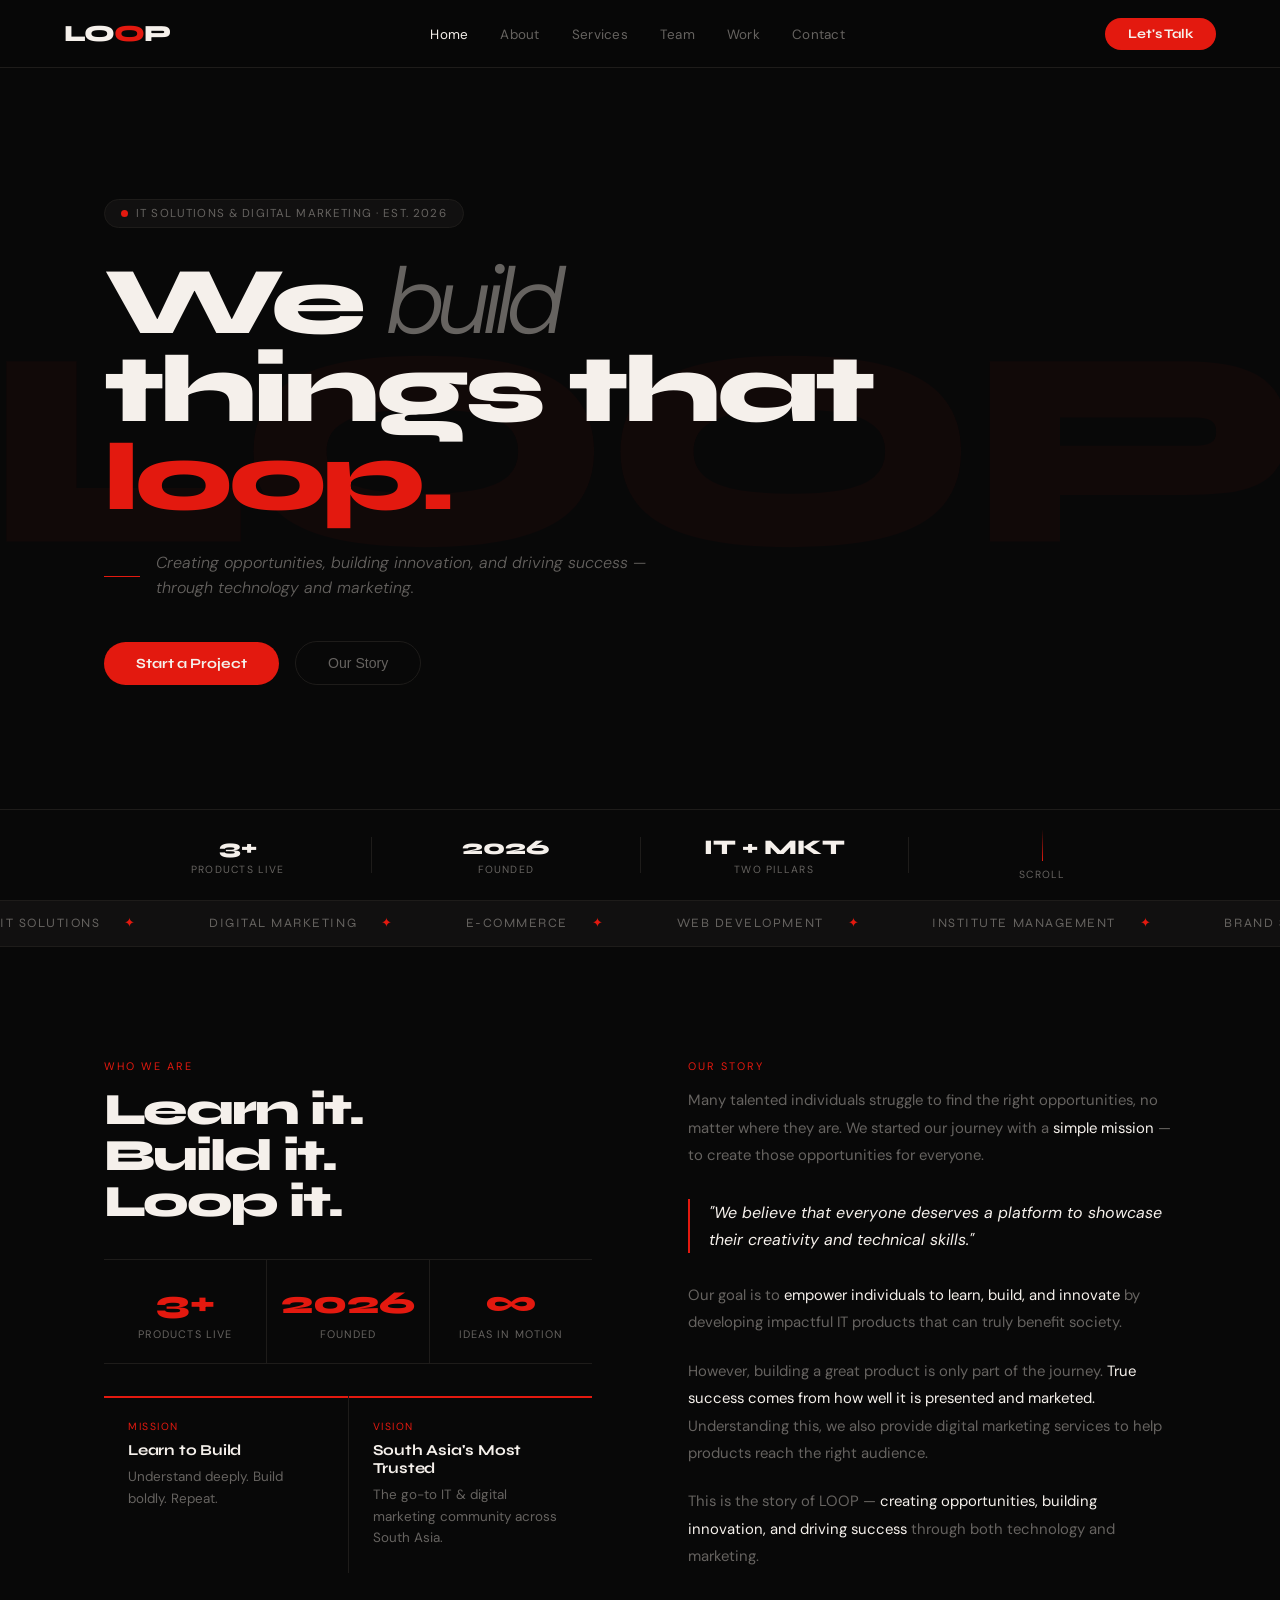
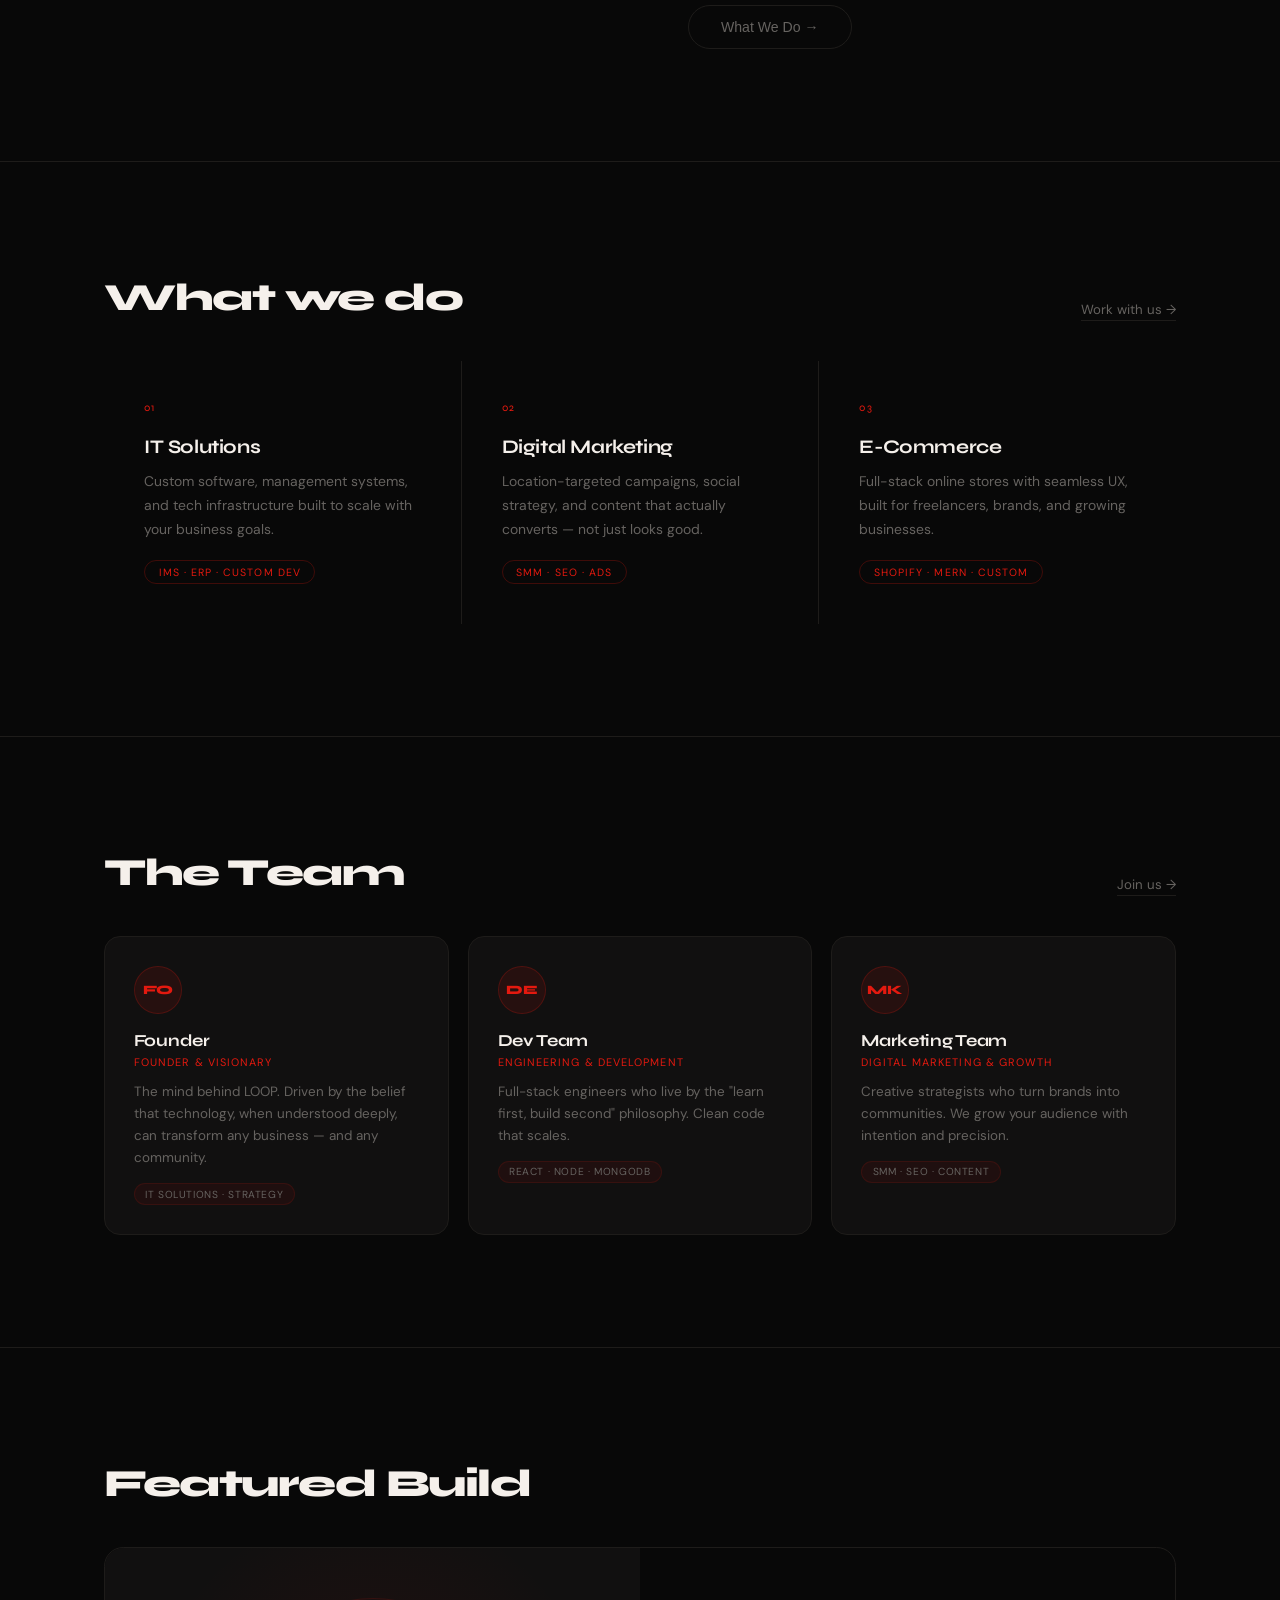
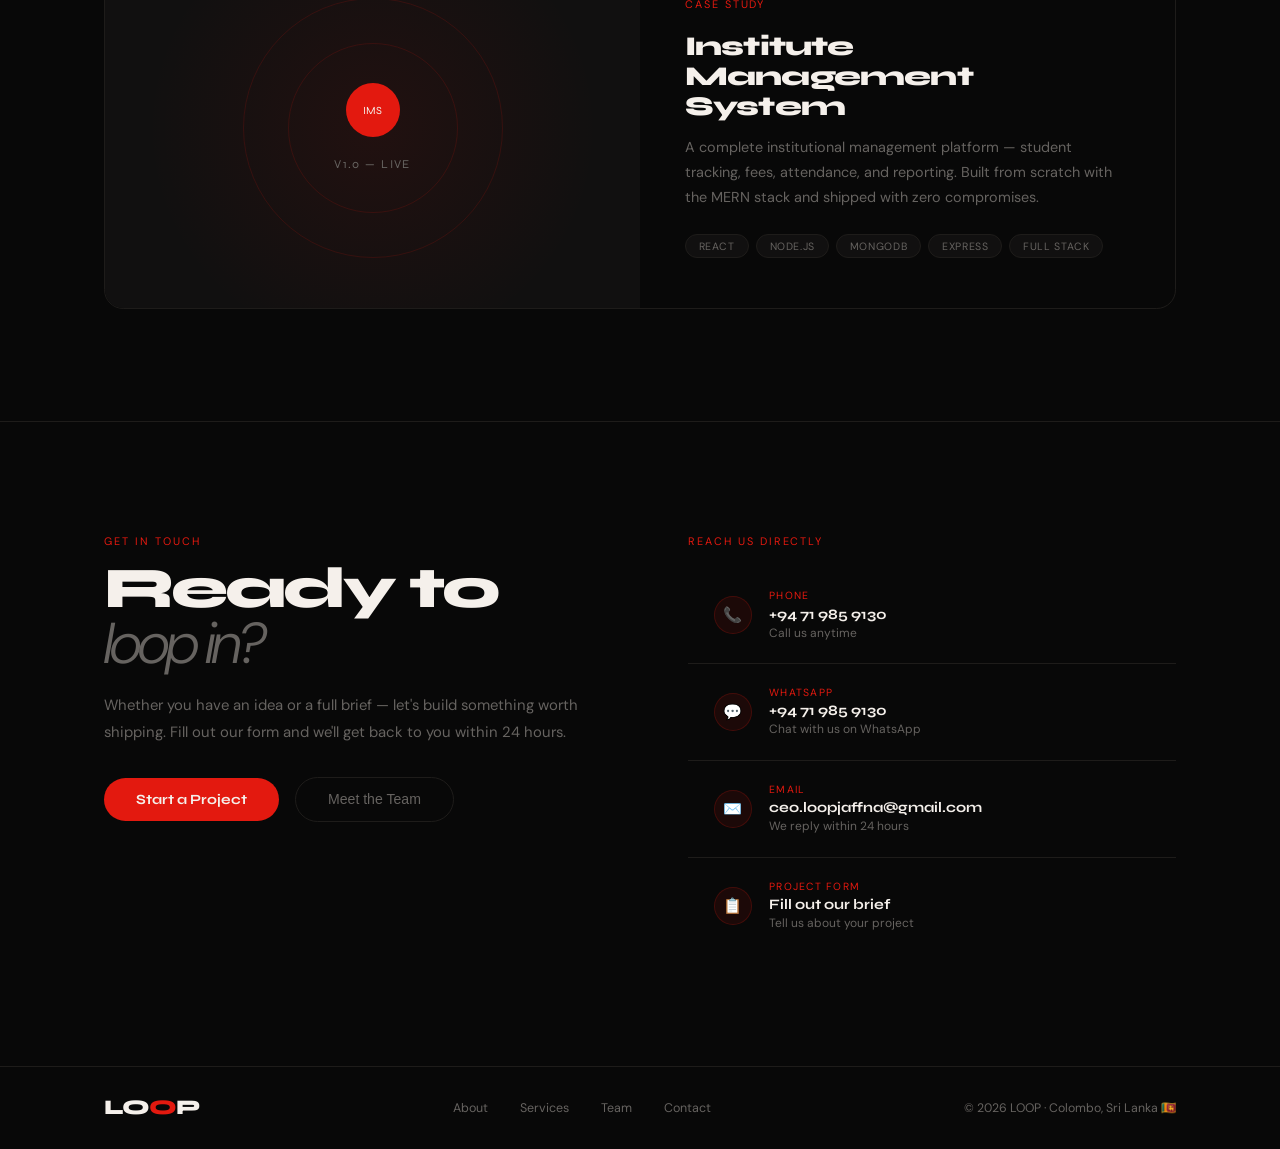
<file: loop_website_v4_aligned.html>
<!DOCTYPE html>
<html lang="en">
<head>
<meta charset="UTF-8"/>
<meta name="viewport" content="width=device-width, initial-scale=1.0"/>
<link href="https://fonts.googleapis.com/css2?family=Syne:wght@400;700;800&family=DM+Sans:ital,wght@0,300;0,400;1,300&display=swap" rel="stylesheet"/>
<style>
*{margin:0;padding:0;box-sizing:border-box;}
:root{--bg:#080808;--white:#f5f0eb;--red:#e3190f;--red2:#ff2d20;--muted:#666360;--card:#111010;--border:#1e1c1a;}
html{scroll-behavior:smooth;}
body{background:var(--bg);color:var(--white);font-family:'DM Sans',sans-serif;overflow-x:hidden;}

/* ── NAV ── */
nav{position:fixed;top:0;left:0;right:0;z-index:100;display:flex;justify-content:space-between;align-items:center;padding:1.1rem 4rem;border-bottom:1px solid var(--border);background:rgba(8,8,8,.93);backdrop-filter:blur(14px);transition:padding .3s;}
nav.scrolled{padding:.8rem 4rem;}
.logo{font-family:'Syne',sans-serif;font-weight:800;font-size:1.45rem;letter-spacing:-1px;cursor:pointer;}
.logo span{color:var(--red);}
.nav-links{display:flex;gap:2rem;list-style:none;}
.nav-links a{color:var(--muted);text-decoration:none;font-size:.84rem;letter-spacing:.02em;transition:color .2s;cursor:pointer;}
.nav-links a:hover,.nav-links a.active{color:var(--white);}
.nav-cta{background:var(--red);color:var(--white);padding:.5rem 1.4rem;border-radius:100px;font-size:.82rem;font-weight:700;font-family:'Syne',sans-serif;cursor:pointer;border:none;transition:transform .2s,background .2s;}
.nav-cta:hover{background:var(--red2);transform:scale(1.03);}
.hamburger{display:none;flex-direction:column;gap:5px;cursor:pointer;}
.hamburger span{display:block;width:22px;height:2px;background:var(--white);transition:.3s;}
.hamburger.open span:nth-child(1){transform:rotate(45deg) translate(5px,5px);}
.hamburger.open span:nth-child(2){opacity:0;}
.hamburger.open span:nth-child(3){transform:rotate(-45deg) translate(5px,-5px);}
.mobile-menu{display:none;position:fixed;inset:0;background:rgba(8,8,8,.98);z-index:99;flex-direction:column;align-items:center;justify-content:center;gap:2rem;}
.mobile-menu.open{display:flex;}
.mobile-menu a{font-family:'Syne',sans-serif;font-size:2rem;font-weight:800;color:var(--muted);text-decoration:none;transition:color .2s;}
.mobile-menu a:hover{color:var(--white);}

/* ── SHARED LAYOUT ── */
.container{width:100%;max-width:1200px;margin:0 auto;padding:0 4rem;}
section{padding:7rem 0;}

/* ── HERO ── */
#home{min-height:100vh;display:flex;flex-direction:column;justify-content:center;padding:0;position:relative;overflow:hidden;}
#home .container{display:flex;flex-direction:column;justify-content:center;min-height:100vh;padding-top:5rem;padding-bottom:6rem;}
.hero-bg-text{position:absolute;top:50%;left:50%;transform:translate(-50%,-50%);font-family:'Syne',sans-serif;font-size:22vw;font-weight:800;color:rgba(227,25,15,.04);white-space:nowrap;pointer-events:none;letter-spacing:-8px;user-select:none;}
.hero-tag{display:inline-flex;align-items:center;gap:.5rem;background:var(--card);border:1px solid var(--border);padding:.38rem 1rem;border-radius:100px;font-size:.72rem;letter-spacing:.1em;text-transform:uppercase;color:var(--muted);margin-bottom:1.8rem;width:fit-content;opacity:0;animation:fadeUp .6s .2s forwards;}
.dot{width:7px;height:7px;border-radius:50%;background:var(--red);flex-shrink:0;animation:pulse 2s infinite;}
@keyframes pulse{0%,100%{opacity:1;transform:scale(1);}50%{opacity:.3;transform:scale(.6);}}
.hero-h1{font-family:'Syne',sans-serif;font-weight:800;font-size:clamp(3rem,7.5vw,7.5rem);line-height:.92;letter-spacing:-4px;max-width:860px;opacity:0;animation:fadeUp .7s .38s forwards;}
.hero-h1 em{font-style:italic;font-family:'DM Sans',sans-serif;font-weight:300;color:var(--muted);}
.red{color:var(--red);}
.hero-oneliner{display:flex;align-items:center;gap:1rem;margin-top:1.8rem;max-width:600px;opacity:0;animation:fadeUp .7s .55s forwards;}
.hero-oneliner-bar{width:36px;height:1px;background:var(--red);flex-shrink:0;}
.hero-oneliner p{font-size:1rem;color:var(--muted);font-style:italic;font-family:'DM Sans',sans-serif;font-weight:300;line-height:1.55;}
.hero-actions{display:flex;align-items:center;gap:1rem;margin-top:2.5rem;opacity:0;animation:fadeUp .7s .7s forwards;}
.btn-primary{background:var(--red);color:var(--white);padding:.82rem 2rem;border-radius:100px;font-weight:700;font-family:'Syne',sans-serif;font-size:.88rem;cursor:pointer;border:none;transition:transform .2s,background .2s;white-space:nowrap;}
.btn-primary:hover{background:var(--red2);transform:scale(1.04);}
.btn-ghost{border:1px solid var(--border);color:var(--muted);padding:.82rem 2rem;border-radius:100px;font-size:.88rem;cursor:pointer;background:transparent;transition:border-color .2s,color .2s;white-space:nowrap;}
.btn-ghost:hover{border-color:var(--muted);color:var(--white);}
.hero-strip{position:absolute;bottom:0;left:0;right:0;border-top:1px solid var(--border);opacity:0;animation:fadeIn 1s 1s forwards;}
.hero-strip-inner{max-width:1200px;margin:0 auto;padding:1.2rem 4rem;display:flex;align-items:center;gap:0;}
.hero-strip-stat{flex:1;text-align:center;}
.hero-strip-stat .num{font-family:'Syne',sans-serif;font-size:1.3rem;font-weight:800;}
.hero-strip-stat .lbl{font-size:.65rem;letter-spacing:.12em;text-transform:uppercase;color:var(--muted);margin-top:.2rem;}
.strip-div{width:1px;height:36px;background:var(--border);}
.hero-scroll-btn{display:flex;flex-direction:column;align-items:center;gap:.4rem;color:var(--muted);font-size:.65rem;letter-spacing:.12em;text-transform:uppercase;cursor:pointer;flex:1;text-align:center;}
.scroll-line{width:1px;height:32px;background:linear-gradient(to bottom,transparent,var(--red));animation:scrollani 1.8s ease-in-out infinite;margin:0 auto;}
@keyframes scrollani{0%{transform:scaleY(0);transform-origin:top;}50%{transform:scaleY(1);transform-origin:top;}51%{transform:scaleY(1);transform-origin:bottom;}100%{transform:scaleY(0);transform-origin:bottom;}}
@keyframes fadeUp{from{opacity:0;transform:translateY(28px);}to{opacity:1;transform:translateY(0);}}
@keyframes fadeIn{from{opacity:0;}to{opacity:1;}}

/* ── MARQUEE ── */
.marquee-wrap{overflow:hidden;border-top:1px solid var(--border);border-bottom:1px solid var(--border);padding:.9rem 0;background:var(--card);}
.marquee-inner{display:flex;gap:3rem;animation:marquee 20s linear infinite;width:max-content;}
@keyframes marquee{from{transform:translateX(0);}to{transform:translateX(-50%);}}
.marquee-item{font-family:'Syne',sans-serif;font-size:.8rem;letter-spacing:.12em;text-transform:uppercase;color:var(--muted);white-space:nowrap;}
.marquee-dot{color:var(--red);margin:0 1.5rem;}

/* ── REVEAL ── */
.reveal{opacity:0;transform:translateY(36px);transition:opacity .65s,transform .65s;}
.reveal.visible{opacity:1;transform:translateY(0);}

/* ── SECTION LABEL ── */
.label{font-size:.68rem;letter-spacing:.18em;text-transform:uppercase;color:var(--red);margin-bottom:.9rem;}

/* ── ABOUT ── */
#about .container{display:grid;grid-template-columns:1fr 1fr;gap:6rem;align-items:start;}
.about-left h2{font-family:'Syne',sans-serif;font-weight:800;font-size:clamp(2.2rem,3.5vw,3.2rem);line-height:1.02;letter-spacing:-2px;margin-bottom:2.2rem;}
.stats-row{display:flex;gap:0;border-top:1px solid var(--border);border-bottom:1px solid var(--border);}
.stat-item{flex:1;padding:1.4rem 0;text-align:center;border-right:1px solid var(--border);}
.stat-item:last-child{border-right:none;}
.stat-num{font-family:'Syne',sans-serif;font-size:2rem;font-weight:800;color:var(--red);}
.stat-lbl{font-size:.68rem;letter-spacing:.1em;text-transform:uppercase;color:var(--muted);margin-top:.3rem;}
.mv-grid{display:grid;grid-template-columns:1fr 1fr;gap:1px;background:var(--border);margin-top:2rem;}
.mv-card{background:var(--bg);padding:1.5rem;position:relative;}
.mv-card::before{content:'';position:absolute;top:0;left:0;right:0;height:2px;background:var(--red);}
.mv-card-label{font-size:.65rem;letter-spacing:.15em;text-transform:uppercase;color:var(--red);margin-bottom:.5rem;}
.mv-card h3{font-family:'Syne',sans-serif;font-weight:700;font-size:.95rem;margin-bottom:.45rem;letter-spacing:-.2px;}
.mv-card p{color:var(--muted);line-height:1.6;font-size:.84rem;}

.story-block{margin-bottom:1.3rem;}
.story-block p{color:var(--muted);line-height:1.85;font-size:.93rem;}
.story-block p strong{color:var(--white);font-weight:400;}
.story-quote{border-left:2px solid var(--red);padding-left:1.2rem;margin:1.8rem 0;}
.story-quote p{color:var(--white);font-style:italic;font-family:'DM Sans',sans-serif;font-size:1rem;line-height:1.7;}

/* ── SERVICES ── */
#services{border-top:1px solid var(--border);}
.section-header{display:flex;justify-content:space-between;align-items:flex-end;margin-bottom:2.5rem;}
.section-title{font-family:'Syne',sans-serif;font-weight:800;font-size:clamp(1.8rem,3vw,2.6rem);letter-spacing:-1.5px;}
.section-link{color:var(--muted);font-size:.83rem;text-decoration:none;border-bottom:1px solid var(--border);padding-bottom:2px;transition:color .2s,border-color .2s;cursor:pointer;}
.section-link:hover{color:var(--white);border-color:var(--white);}
.services-grid{display:grid;grid-template-columns:repeat(3,1fr);gap:1px;background:var(--border);}
.service-card{background:var(--bg);padding:2.5rem;transition:background .3s;position:relative;overflow:hidden;}
.service-card::after{content:'';position:absolute;bottom:0;left:0;right:0;height:2px;background:var(--red);transform:scaleX(0);transform-origin:left;transition:transform .4s;}
.service-card:hover::after{transform:scaleX(1);}
.service-card:hover{background:var(--card);}
.service-num{font-family:'Syne',sans-serif;font-size:.68rem;color:var(--red);letter-spacing:.12em;margin-bottom:1.3rem;}
.service-card h3{font-family:'Syne',sans-serif;font-weight:700;font-size:1.2rem;margin-bottom:.8rem;letter-spacing:-.4px;}
.service-card p{color:var(--muted);font-size:.87rem;line-height:1.7;}
.service-tag{display:inline-block;margin-top:1.2rem;font-size:.66rem;letter-spacing:.1em;text-transform:uppercase;color:var(--red);border:1px solid rgba(227,25,15,.25);padding:.28rem .85rem;border-radius:100px;}

/* ── TEAM ── */
#team{border-top:1px solid var(--border);}
.team-grid{display:grid;grid-template-columns:repeat(3,1fr);gap:1.2rem;}
.team-card{background:var(--card);border:1px solid var(--border);border-radius:1rem;padding:1.8rem;transition:border-color .3s,transform .3s;position:relative;overflow:hidden;}
.team-card:hover{border-color:rgba(227,25,15,.3);transform:translateY(-4px);}
.team-card::after{content:'';position:absolute;bottom:0;left:0;right:0;height:2px;background:var(--red);transform:scaleX(0);transform-origin:left;transition:transform .4s;}
.team-card:hover::after{transform:scaleX(1);}
.team-avatar{width:48px;height:48px;border-radius:50%;background:rgba(227,25,15,.1);border:1px solid rgba(227,25,15,.22);display:flex;align-items:center;justify-content:center;font-family:'Syne',sans-serif;font-size:.8rem;font-weight:800;color:var(--red);margin-bottom:1rem;}
.team-card h3{font-family:'Syne',sans-serif;font-weight:700;font-size:1.05rem;letter-spacing:-.3px;margin-bottom:.22rem;}
.team-role{font-size:.68rem;letter-spacing:.1em;text-transform:uppercase;color:var(--red);margin-bottom:.75rem;}
.team-card p{color:var(--muted);font-size:.84rem;line-height:1.65;}
.team-tag{display:inline-block;margin-top:.85rem;font-size:.64rem;letter-spacing:.06em;text-transform:uppercase;background:rgba(227,25,15,.07);border:1px solid rgba(227,25,15,.12);color:var(--muted);padding:.22rem .65rem;border-radius:100px;}

/* ── PROJECTS ── */
#projects{border-top:1px solid var(--border);}
.project-card{border:1px solid var(--border);border-radius:1.2rem;overflow:hidden;display:grid;grid-template-columns:1fr 1fr;}
.project-visual{background:var(--card);min-height:360px;display:flex;align-items:center;justify-content:center;position:relative;overflow:hidden;}
.project-visual-bg{position:absolute;inset:0;background:radial-gradient(circle at center,rgba(227,25,15,.08),transparent 70%);}
.orbit{position:absolute;border-radius:50%;border:1px solid rgba(227,25,15,.15);}
.orbit1{width:260px;height:260px;animation:spin 20s linear infinite;}
.orbit2{width:170px;height:170px;animation:spin 12s linear infinite reverse;}
@keyframes spin{to{transform:rotate(360deg);}}
.project-center{position:relative;z-index:2;text-align:center;}
.project-center-dot{width:54px;height:54px;border-radius:50%;background:var(--red);display:flex;align-items:center;justify-content:center;margin:0 auto .9rem;font-family:'Syne',sans-serif;font-size:.68rem;color:var(--white);}
.project-center span{font-family:'Syne',sans-serif;font-size:.75rem;letter-spacing:.12em;text-transform:uppercase;color:var(--muted);}
.project-info{padding:2.8rem;display:flex;flex-direction:column;justify-content:center;}
.project-info h3{font-family:'Syne',sans-serif;font-weight:800;font-size:1.7rem;letter-spacing:-.8px;line-height:1.1;margin-bottom:.8rem;margin-top:.4rem;}
.project-info p{color:var(--muted);line-height:1.75;font-size:.9rem;margin-bottom:1.5rem;}
.tags{display:flex;flex-wrap:wrap;gap:.45rem;}
.tag{font-size:.66rem;letter-spacing:.06em;text-transform:uppercase;background:var(--card);border:1px solid var(--border);color:var(--muted);padding:.28rem .8rem;border-radius:100px;}

/* ── CONTACT ── */
#contact{border-top:1px solid var(--border);}
#contact .container{display:grid;grid-template-columns:1fr 1fr;gap:6rem;align-items:start;}
.contact-left h2{font-family:'Syne',sans-serif;font-weight:800;font-size:clamp(2.4rem,4.5vw,4rem);letter-spacing:-3px;line-height:.95;margin-bottom:1.2rem;}
.contact-left h2 em{font-style:italic;font-family:'DM Sans',sans-serif;font-weight:300;color:var(--muted);}
.contact-left p{color:var(--muted);line-height:1.8;font-size:.93rem;margin-bottom:2rem;}
.contact-btns{display:flex;align-items:center;gap:1rem;flex-wrap:wrap;}
.contact-items{display:flex;flex-direction:column;gap:1px;background:var(--border);}
.contact-item{background:var(--bg);padding:1.4rem 1.6rem;display:flex;align-items:center;gap:1.1rem;cursor:pointer;transition:background .25s;}
.contact-item:hover{background:var(--card);}
.contact-icon{width:38px;height:38px;border-radius:50%;background:rgba(227,25,15,.09);border:1px solid rgba(227,25,15,.2);display:flex;align-items:center;justify-content:center;font-size:.95rem;flex-shrink:0;}
.ci-label{font-size:.65rem;letter-spacing:.12em;text-transform:uppercase;color:var(--red);margin-bottom:.2rem;}
.ci-val{font-family:'Syne',sans-serif;font-size:.9rem;font-weight:700;color:var(--white);}
.ci-sub{font-size:.75rem;color:var(--muted);margin-top:.12rem;}

/* ── FOOTER ── */
footer{border-top:1px solid var(--border);}
footer .container{display:flex;justify-content:space-between;align-items:center;padding-top:1.8rem;padding-bottom:1.8rem;flex-wrap:wrap;gap:1rem;}
.footer-logo{font-family:'Syne',sans-serif;font-weight:800;font-size:1.3rem;letter-spacing:-1px;}
.footer-links{display:flex;gap:2rem;}
.footer-links a{font-size:.78rem;color:var(--muted);text-decoration:none;cursor:pointer;transition:color .2s;}
.footer-links a:hover{color:var(--white);}
footer p{font-size:.77rem;color:var(--muted);}

/* ── RESPONSIVE ── */
@media(max-width:960px){
  .container{padding:0 2rem;}
  nav,nav.scrolled{padding-left:2rem;padding-right:2rem;}
  .hero-strip-inner{padding-left:2rem;padding-right:2rem;}
  #about .container,#contact .container{grid-template-columns:1fr;gap:3rem;}
  .services-grid{grid-template-columns:1fr 1fr;}
  .team-grid{grid-template-columns:1fr 1fr;}
  .project-card{grid-template-columns:1fr;}
  .project-visual{min-height:200px;}
}
@media(max-width:600px){
  .container{padding:0 1.4rem;}
  nav,nav.scrolled{padding-left:1.4rem;padding-right:1.4rem;}
  .hero-strip-inner{padding-left:1.4rem;padding-right:1.4rem;}
  .nav-links,.nav-cta{display:none;}
  .hamburger{display:flex;}
  .services-grid,.team-grid{grid-template-columns:1fr;}
  .mv-grid{grid-template-columns:1fr;}
  section{padding:5rem 0;}
  .section-header{flex-direction:column;align-items:flex-start;gap:.6rem;}
}
</style>
</head>
<body>

<!-- NAV -->
<nav id="navbar">
  <div class="logo" onclick="ss('home')">LO<span>O</span>P</div>
  <ul class="nav-links">
    <li><a href="#home" onclick="ss('home');return false;">Home</a></li>
    <li><a href="#about" onclick="ss('about');return false;">About</a></li>
    <li><a href="#services" onclick="ss('services');return false;">Services</a></li>
    <li><a href="#team" onclick="ss('team');return false;">Team</a></li>
    <li><a href="#projects" onclick="ss('projects');return false;">Work</a></li>
    <li><a href="#contact" onclick="ss('contact');return false;">Contact</a></li>
  </ul>
  <button class="nav-cta" onclick="openForm()">Let's Talk</button>
  <div class="hamburger" id="hbg" onclick="toggleMobile()"><span></span><span></span><span></span></div>
</nav>
<div class="mobile-menu" id="mobileMenu">
  <a onclick="cm();ss('home')">Home</a>
  <a onclick="cm();ss('about')">About</a>
  <a onclick="cm();ss('services')">Services</a>
  <a onclick="cm();ss('team')">Team</a>
  <a onclick="cm();ss('projects')">Work</a>
  <a onclick="cm();ss('contact')">Contact</a>
</div>

<!-- HERO -->
<section id="home">
  <div class="container">
    <div class="hero-bg-text">LOOP</div>
    <div class="hero-tag"><span class="dot"></span>IT Solutions & Digital Marketing · Est. 2026</div>
    <h1 class="hero-h1">We <em>build</em><br>things that<br><span class="red">loop.</span></h1>
    <div class="hero-oneliner">
      <div class="hero-oneliner-bar"></div>
      <p>Creating opportunities, building innovation, and driving success — through technology and marketing.</p>
    </div>
    <div class="hero-actions">
      <button class="btn-primary" onclick="openForm()">Start a Project </button>
      <button class="btn-ghost" onclick="ss('about')">Our Story </button>
    </div>
  </div>
  <div class="hero-strip">
    <div class="hero-strip-inner">
      <div class="hero-strip-stat"><div class="num">3+</div><div class="lbl">Products Live</div></div>
      <div class="strip-div"></div>
      <div class="hero-strip-stat"><div class="num">2026</div><div class="lbl">Founded</div></div>
      <div class="strip-div"></div>
      <div class="hero-strip-stat"><div class="num">IT + MKT</div><div class="lbl">Two Pillars</div></div>
      <div class="strip-div"></div>
      <div class="hero-scroll-btn" onclick="ss('about')">
        <div class="scroll-line"></div>
        Scroll
      </div>
    </div>
  </div>
</section>

<!-- MARQUEE -->
<div class="marquee-wrap">
  <div class="marquee-inner">
    <span class="marquee-item">IT Solutions<span class="marquee-dot">✦</span></span>
    <span class="marquee-item">Digital Marketing<span class="marquee-dot">✦</span></span>
    <span class="marquee-item">E-Commerce<span class="marquee-dot">✦</span></span>
    <span class="marquee-item">Web Development<span class="marquee-dot">✦</span></span>
    <span class="marquee-item">Institute Management<span class="marquee-dot">✦</span></span>
    <span class="marquee-item">Brand Strategy<span class="marquee-dot">✦</span></span>
    <span class="marquee-item">IT Solutions<span class="marquee-dot">✦</span></span>
    <span class="marquee-item">Digital Marketing<span class="marquee-dot">✦</span></span>
    <span class="marquee-item">E-Commerce<span class="marquee-dot">✦</span></span>
    <span class="marquee-item">Web Development<span class="marquee-dot">✦</span></span>
    <span class="marquee-item">Institute Management<span class="marquee-dot">✦</span></span>
    <span class="marquee-item">Brand Strategy<span class="marquee-dot">✦</span></span>
  </div>
</div>

<!-- ABOUT -->
<section id="about">
  <div class="container">
    <div class="about-left reveal">
      <div class="label">Who we are</div>
      <h2>Learn it.<br>Build it.<br>Loop it.</h2>
      <div class="stats-row">
        <div class="stat-item"><div class="stat-num">3+</div><div class="stat-lbl">Products Live</div></div>
        <div class="stat-item"><div class="stat-num">2026</div><div class="stat-lbl">Founded</div></div>
        <div class="stat-item"><div class="stat-num">∞</div><div class="stat-lbl">Ideas in Motion</div></div>
      </div>
      <div class="mv-grid">
        <div class="mv-card">
          <div class="mv-card-label">Mission</div>
          <h3>Learn to Build</h3>
          <p>Understand deeply. Build boldly. Repeat.</p>
        </div>
        <div class="mv-card">
          <div class="mv-card-label">Vision</div>
          <h3>South Asia's Most Trusted</h3>
          <p>The go-to IT & digital marketing community across South Asia.</p>
        </div>
      </div>
    </div>

    <div class="reveal" style="transition-delay:.15s;">
      <div class="label">Our Story</div>
      <div class="story-block">
        <p>Many talented individuals struggle to find the right opportunities, no matter where they are. We started our journey with a <strong>simple mission</strong> — to create those opportunities for everyone.</p>
      </div>
      <div class="story-quote">
        <p>"We believe that everyone deserves a platform to showcase their creativity and technical skills."</p>
      </div>
      <div class="story-block">
        <p>Our goal is to <strong>empower individuals to learn, build, and innovate</strong> by developing impactful IT products that can truly benefit society.</p>
      </div>
      <div class="story-block">
        <p>However, building a great product is only part of the journey. <strong>True success comes from how well it is presented and marketed.</strong> Understanding this, we also provide digital marketing services to help products reach the right audience.</p>
      </div>
      <div class="story-block">
        <p>This is the story of LOOP — <strong>creating opportunities, building innovation, and driving success</strong> through both technology and marketing.</p>
      </div>
      <button class="btn-ghost" style="margin-top:.8rem;" onclick="ss('services')">What We Do →</button>
    </div>
  </div>
</section>

<!-- SERVICES -->
<section id="services">
  <div class="container">
    <div class="section-header reveal">
      <h2 class="section-title">What we do</h2>
      <a class="section-link" onclick="ss('contact')">Work with us →</a>
    </div>
    <div class="services-grid reveal" style="transition-delay:.1s;">
      <div class="service-card">
        <div class="service-num">01</div>
        <h3>IT Solutions</h3>
        <p>Custom software, management systems, and tech infrastructure built to scale with your business goals.</p>
        <span class="service-tag">IMS · ERP · Custom Dev</span>
      </div>
      <div class="service-card">
        <div class="service-num">02</div>
        <h3>Digital Marketing</h3>
        <p>Location-targeted campaigns, social strategy, and content that actually converts — not just looks good.</p>
        <span class="service-tag">SMM · SEO · Ads</span>
      </div>
      <div class="service-card">
        <div class="service-num">03</div>
        <h3>E-Commerce</h3>
        <p>Full-stack online stores with seamless UX, built for freelancers, brands, and growing businesses.</p>
        <span class="service-tag">Shopify · MERN · Custom</span>
      </div>
    </div>
  </div>
</section>

<!-- TEAM -->
<section id="team">
  <div class="container">
    <div class="section-header reveal">
      <h2 class="section-title">The Team</h2>
      <a class="section-link" onclick="openForm()">Join us →</a>
    </div>
    <div class="team-grid">
      <div class="team-card reveal">
        <div class="team-avatar">FO</div>
        <h3>Founder</h3>
        <div class="team-role">Founder & Visionary</div>
        <p>The mind behind LOOP. Driven by the belief that technology, when understood deeply, can transform any business — and any community.</p>
        <span class="team-tag">IT Solutions · Strategy</span>
      </div>
      <div class="team-card reveal" style="transition-delay:.1s;">
        <div class="team-avatar">DE</div>
        <h3>Dev Team</h3>
        <div class="team-role">Engineering & Development</div>
        <p>Full-stack engineers who live by the "learn first, build second" philosophy. Clean code that scales.</p>
        <span class="team-tag">React · Node · MongoDB</span>
      </div>
      <div class="team-card reveal" style="transition-delay:.2s;">
        <div class="team-avatar">MK</div>
        <h3>Marketing Team</h3>
        <div class="team-role">Digital Marketing & Growth</div>
        <p>Creative strategists who turn brands into communities. We grow your audience with intention and precision.</p>
        <span class="team-tag">SMM · SEO · Content</span>
      </div>
    </div>
  </div>
</section>

<!-- PROJECTS -->
<section id="projects">
  <div class="container">
    <div class="section-header reveal">
      <h2 class="section-title">Featured Build</h2>
    </div>
    <div class="project-card reveal" style="transition-delay:.1s;">
      <div class="project-visual">
        <div class="project-visual-bg"></div>
        <div class="orbit orbit1"></div>
        <div class="orbit orbit2"></div>
        <div class="project-center">
          <div class="project-center-dot">IMS</div>
          <span>v1.0 — Live</span>
        </div>
      </div>
      <div class="project-info">
        <div class="label">Case Study</div>
        <h3>Institute Management System</h3>
        <p>A complete institutional management platform — student tracking, fees, attendance, and reporting. Built from scratch with the MERN stack and shipped with zero compromises.</p>
        <div class="tags">
          <span class="tag">React</span>
          <span class="tag">Node.js</span>
          <span class="tag">MongoDB</span>
          <span class="tag">Express</span>
          <span class="tag">Full Stack</span>
        </div>
      </div>
    </div>
  </div>
</section>

<!-- CONTACT -->
<section id="contact">
  <div class="container">
    <div class="contact-left reveal">
      <div class="label">Get in touch</div>
      <h2>Ready to<br><em>loop in?</em></h2>
      <p>Whether you have an idea or a full brief — let's build something worth shipping. Fill out our form and we'll get back to you within 24 hours.</p>
      <div class="contact-btns">
        <button class="btn-primary" onclick="openForm()">Start a Project </button>
        <button class="btn-ghost" onclick="ss('team')">Meet the Team </button>
      </div>
    </div>
    <div class="reveal" style="transition-delay:.15s;">
      <div class="label" style="margin-bottom:1.2rem;">Reach us directly</div>
      <div class="contact-items">
        <div class="contact-item" onclick="window.open('tel:+94719859130')">
          <div class="contact-icon">📞</div>
          <div>
            <div class="ci-label">Phone</div>
            <div class="ci-val">+94 71 985 9130</div>
            <div class="ci-sub">Call us anytime</div>
          </div>
        </div>
        <div class="contact-item" onclick="window.open('https://wa.me/94719859130','_blank')">
          <div class="contact-icon">💬</div>
          <div>
            <div class="ci-label">WhatsApp</div>
            <div class="ci-val">+94 71 985 9130</div>
            <div class="ci-sub">Chat with us on WhatsApp</div>
          </div>
        </div>
        <div class="contact-item" onclick="window.open('mailto:ceo.loopjaffna@gmail.com')">
          <div class="contact-icon">✉️</div>
          <div>
            <div class="ci-label">Email</div>
            <div class="ci-val">ceo.loopjaffna@gmail.com</div>
            <div class="ci-sub">We reply within 24 hours</div>
          </div>
        </div>
        <div class="contact-item" onclick="openForm()">
          <div class="contact-icon">📋</div>
          <div>
            <div class="ci-label">Project Form</div>
            <div class="ci-val">Fill out our brief</div>
            <div class="ci-sub">Tell us about your project</div>
          </div>
        </div>
      </div>
    </div>
  </div>
</section>

<!-- FOOTER -->
<footer>
  <div class="container">
    <div class="footer-logo">LO<span style="color:var(--red)">O</span>P</div>
    <div class="footer-links">
      <a onclick="ss('about')">About</a>
      <a onclick="ss('services')">Services</a>
      <a onclick="ss('team')">Team</a>
      <a onclick="ss('contact')">Contact</a>
    </div>
    <p>© 2026 LOOP · Colombo, Sri Lanka 🇱🇰</p>
  </div>
</footer>

<script>
function ss(id){const el=document.getElementById(id);if(el)el.scrollIntoView({behavior:'smooth'});}
function openForm(){window.open('https://docs.google.com/forms/d/e/1FAIpQLSf_if3fI6K7ZLAfh1xv-RLGQaz7g2GVisEq3SgeGdAGiCbEMg/viewform?usp=header','_blank');}
window.addEventListener('scroll',()=>{
  document.getElementById('navbar').classList.toggle('scrolled',window.scrollY>50);
  const secs=['home','about','services','team','projects','contact'];
  const links=document.querySelectorAll('.nav-links a');
  let cur='home';
  secs.forEach(id=>{const el=document.getElementById(id);if(el&&window.scrollY>=el.offsetTop-140)cur=id;});
  links.forEach(l=>{l.classList.remove('active');if(l.getAttribute('href')==='#'+cur)l.classList.add('active');});
});
function toggleMobile(){
  document.getElementById('hbg').classList.toggle('open');
  document.getElementById('mobileMenu').classList.toggle('open');
  document.body.style.overflow=document.getElementById('mobileMenu').classList.contains('open')?'hidden':'';
}
function cm(){document.getElementById('hbg').classList.remove('open');document.getElementById('mobileMenu').classList.remove('open');document.body.style.overflow='';}
const obs=new IntersectionObserver(e=>{e.forEach(x=>{if(x.isIntersecting)x.target.classList.add('visible');});},{threshold:.1});
document.querySelectorAll('.reveal').forEach(r=>obs.observe(r));
document.addEventListener('keydown',e=>{if(e.key==='Escape')cm();});
</script>
</body>
</html>
</file>
